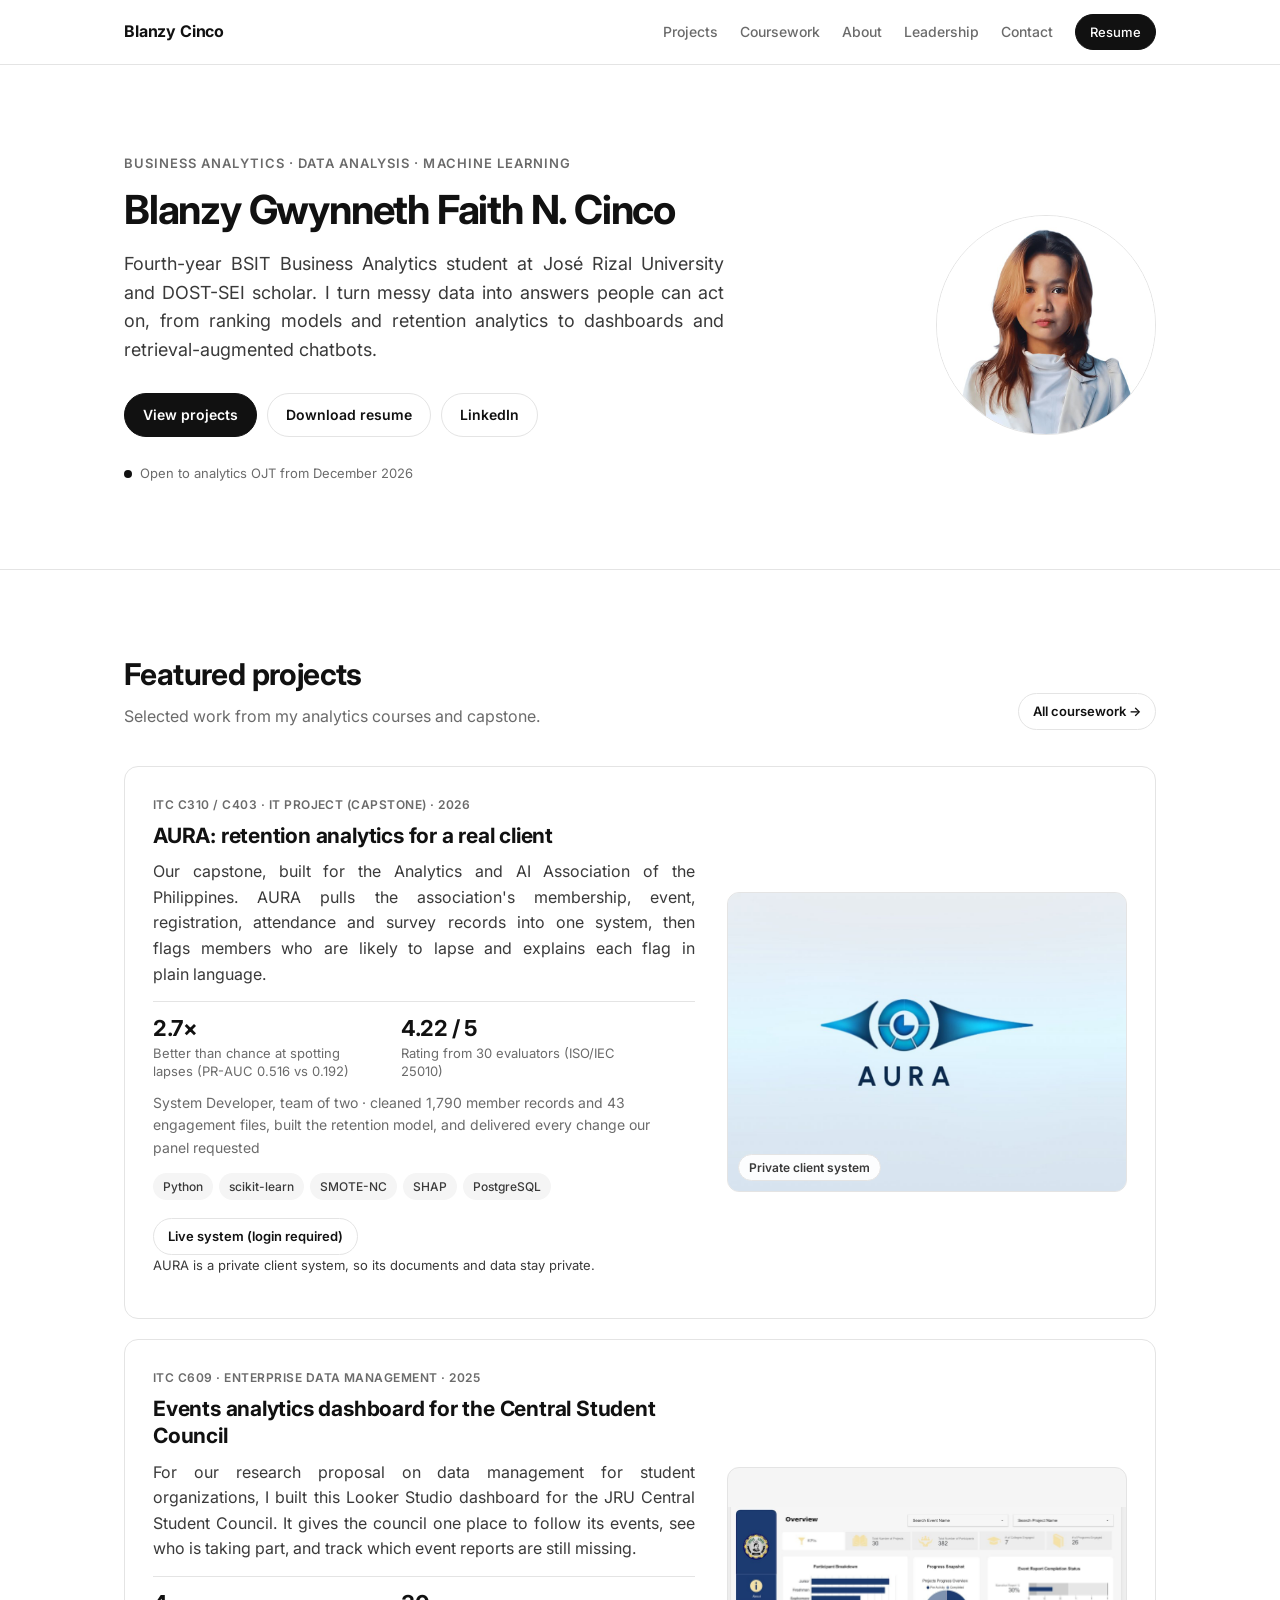
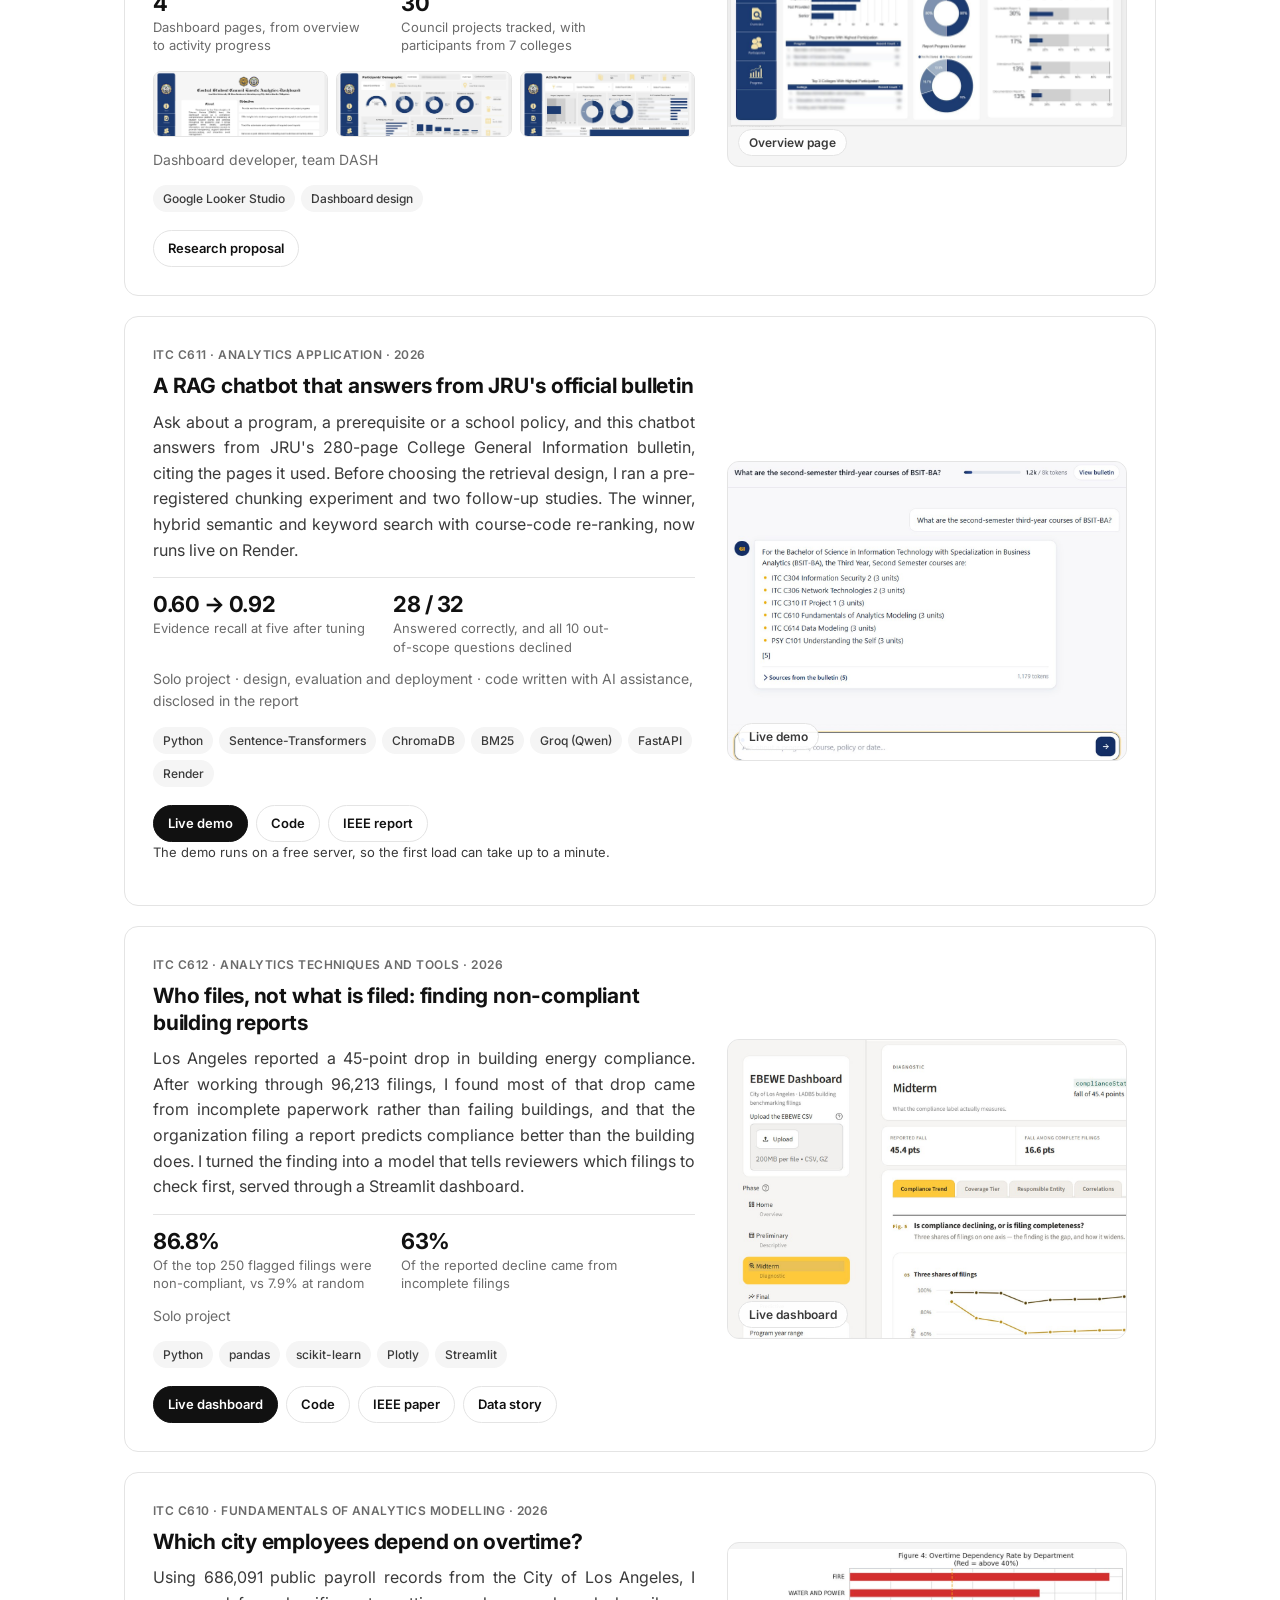
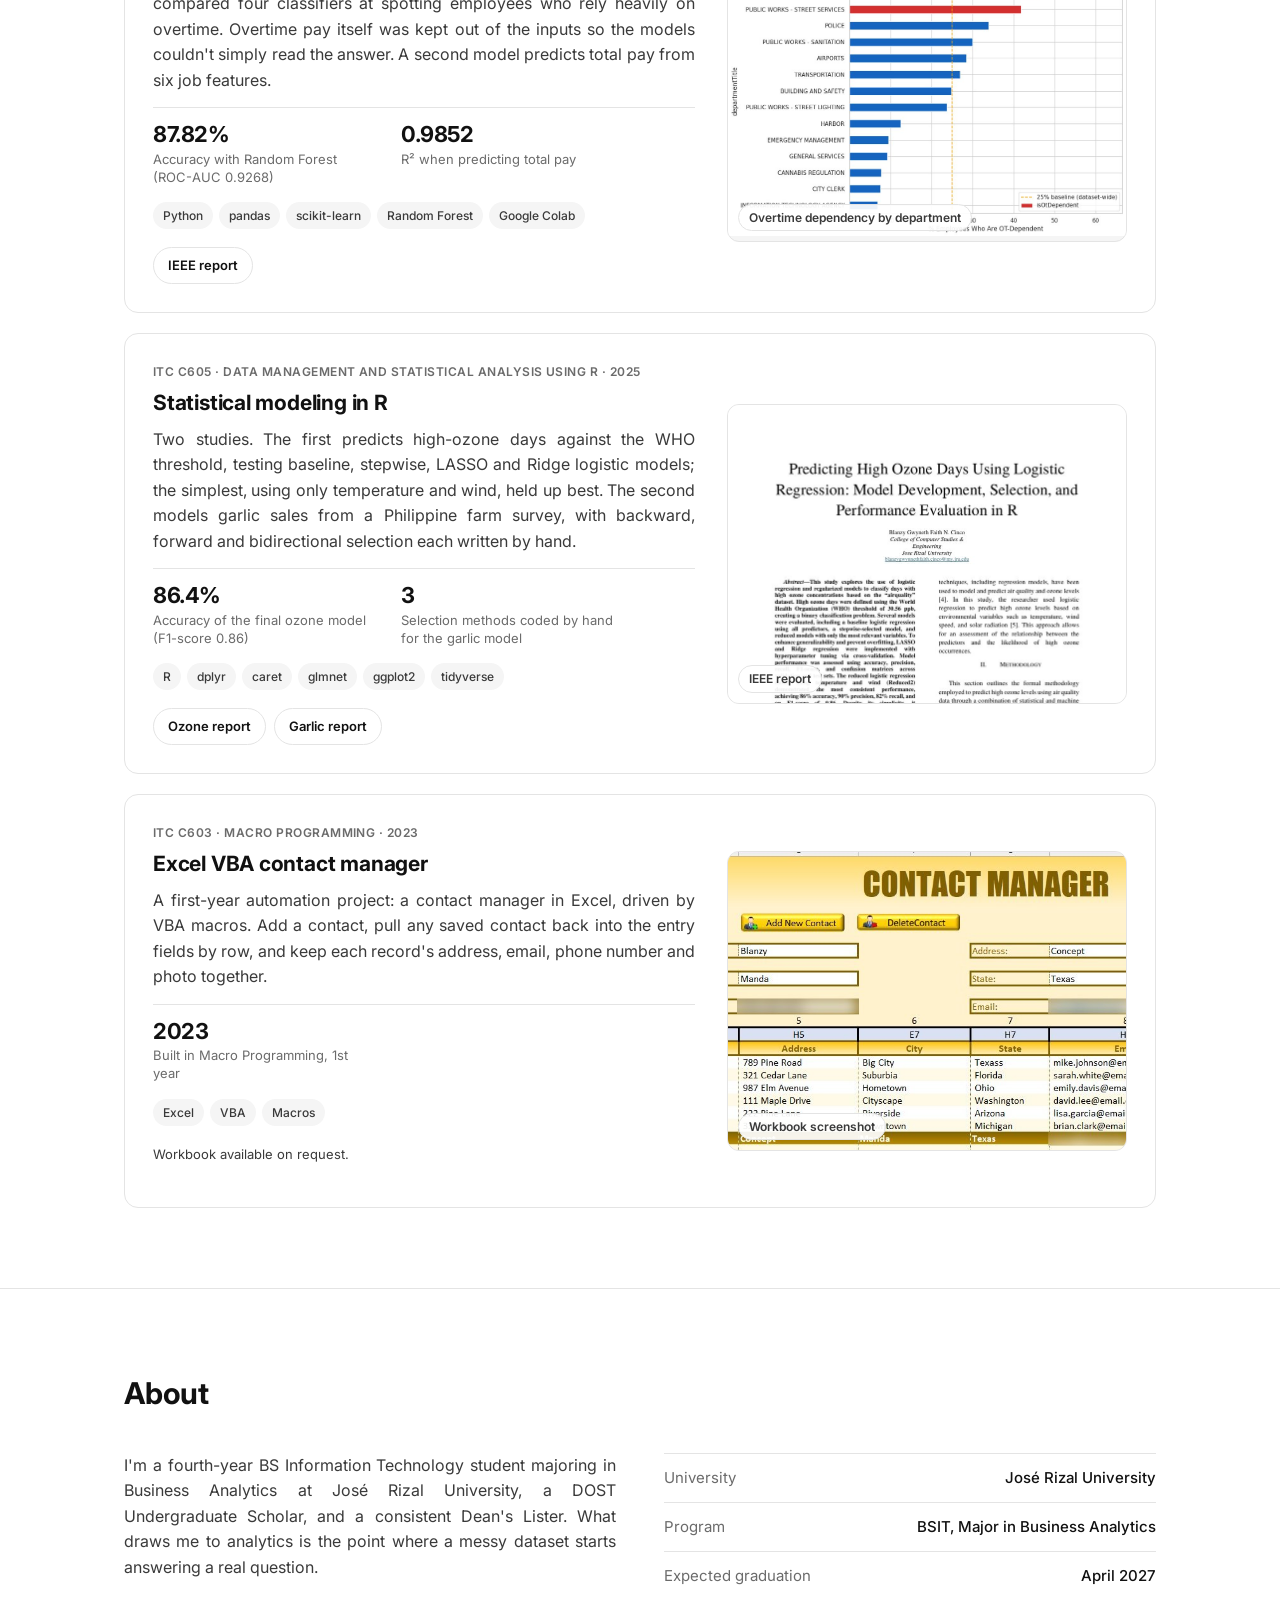
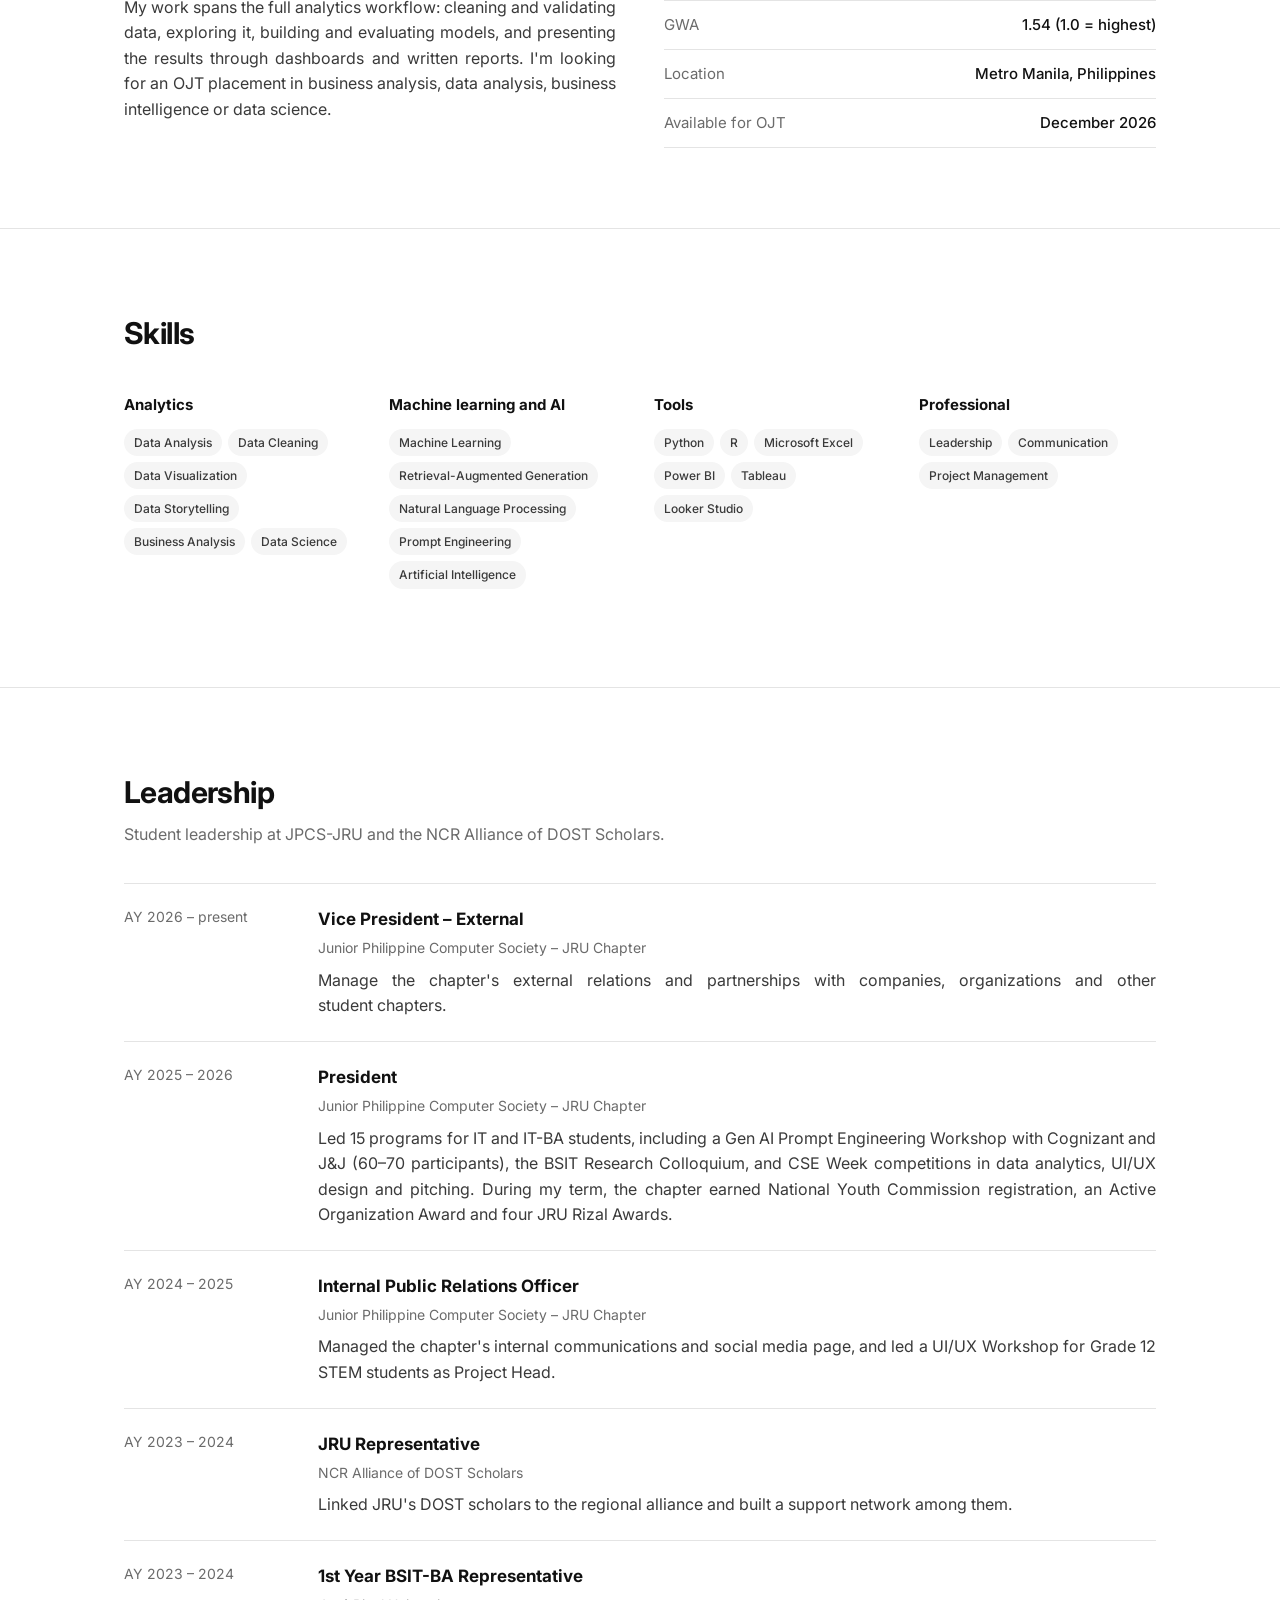
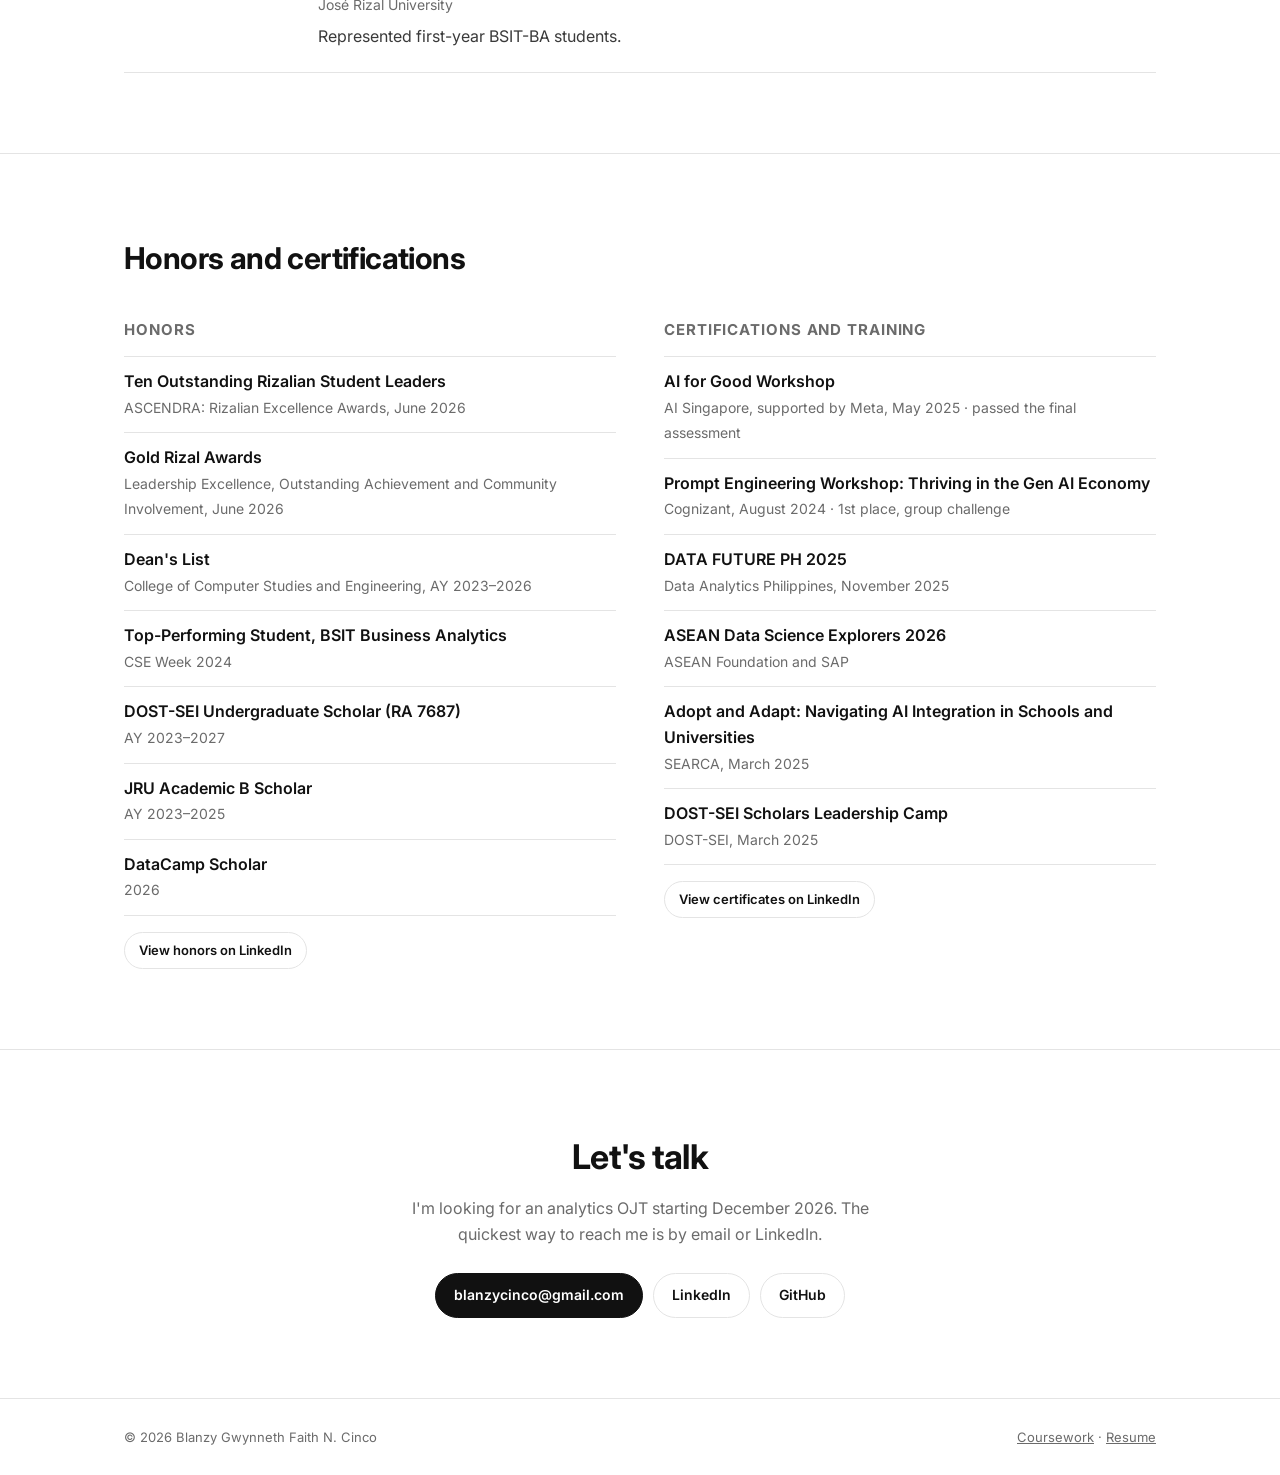
<file: index.html>
<!DOCTYPE html>
<html lang="en">
<head>
  <meta charset="utf-8">
  <meta name="viewport" content="width=device-width, initial-scale=1">
  <title>Blanzy Cinco | Business Analytics Portfolio</title>
  <meta name="description" content="Portfolio of Blanzy Gwynneth Faith N. Cinco, a 4th-year BSIT Business Analytics student at José Rizal University: data analysis, machine learning and dashboard projects.">
  <link rel="preconnect" href="https://fonts.googleapis.com">
  <link rel="preconnect" href="https://fonts.gstatic.com" crossorigin>
  <link href="https://fonts.googleapis.com/css2?family=Inter:wght@400;500;600;700&display=swap" rel="stylesheet">
  <link rel="stylesheet" href="assets/style.css">
</head>
<body>

<nav class="nav">
  <div class="wrap">
    <a class="brand" href="#top">Blanzy Cinco</a>
    <div class="nav-links">
      <a href="#projects" class="keep">Projects</a>
      <a href="coursework.html">Coursework</a>
      <a href="#about">About</a>
      <a href="#experience">Leadership</a>
      <a href="#contact">Contact</a>
      <a class="btn small" href="files/Blanzy_Cinco_Resume.pdf" target="_blank" rel="noopener">Resume</a>
    </div>
  </div>
</nav>

<header class="hero" id="top">
  <div class="wrap">
    <div>
      <p class="eyebrow">Business Analytics · Data Analysis · Machine Learning</p>
      <h1>Blanzy Gwynneth Faith N. Cinco</h1>
      <p class="lead">Fourth-year BSIT Business Analytics student at José Rizal University and DOST-SEI scholar. I turn messy data into answers people can act on, from ranking models and retention analytics to dashboards and retrieval-augmented chatbots.</p>
      <div class="actions">
        <a class="btn" href="#projects">View projects</a>
        <a class="btn ghost" href="files/Blanzy_Cinco_Resume.pdf" target="_blank" rel="noopener">Download resume</a>
        <a class="btn ghost" href="https://www.linkedin.com/in/blanzy-cinco" target="_blank" rel="noopener">LinkedIn</a>
      </div>
      <p class="status">Open to analytics OJT from December 2026</p>
    </div>
    <img class="photo" src="assets/photo.jpg" alt="Portrait of Blanzy Cinco">
  </div>
</header>

<main>

<section id="projects">
  <div class="wrap">
    <div class="section-head">
      <div>
        <h2>Featured projects</h2>
        <p>Selected work from my analytics courses and capstone.</p>
      </div>
      <a class="btn ghost small" href="coursework.html">All coursework &rarr;</a>
    </div>

    <div class="projects">

      <!-- 1. AURA (capstone) -->
      <article class="project">
        <div>
          <p class="tag">ITC C310 / C403 · IT Project (Capstone) · 2026</p>
          <h3>AURA: retention analytics for a real client</h3>
          <p>Our capstone, built for the Analytics and AI Association of the Philippines. AURA pulls the association's membership, event, registration, attendance and survey records into one system, then flags members who are likely to lapse and explains each flag in plain language.</p>
          <ul class="stats">
            <li><div class="num">2.7&times;</div><div class="lbl">Better than chance at spotting lapses (PR-AUC 0.516 vs 0.192)</div></li>
            <li><div class="num">4.22 / 5</div><div class="lbl">Rating from 30 evaluators (ISO/IEC 25010)</div></li>
          </ul>
          <p class="role">System Developer, team of two · cleaned 1,790 member records and 43 engagement files, built the retention model, and delivered every change our panel requested</p>
          <ul class="chips"><li>Python</li><li>scikit-learn</li><li>SMOTE-NC</li><li>SHAP</li><li>PostgreSQL</li></ul>
          <div class="links">
            <a class="btn ghost small" href="https://aapreportsandanalytics.org" target="_blank" rel="noopener">Live system (login required)</a>
          </div>
          <p class="note">AURA is a private client system, so its documents and data stay private.</p>
        </div>
        <a class="media cover" href="https://aapreportsandanalytics.org" target="_blank" rel="noopener">
          <img src="assets/prev_aura.jpg" alt="AURA logo" loading="lazy">
          <span class="cap">Private client system</span>
        </a>
      </article>

      <!-- 2. Looker dashboard -->
      <article class="project">
        <div>
          <p class="tag">ITC C609 · Enterprise Data Management · 2025</p>
          <h3>Events analytics dashboard for the Central Student Council</h3>
          <p>For our research proposal on data management for student organizations, I built this Looker Studio dashboard for the JRU Central Student Council. It gives the council one place to follow its events, see who is taking part, and track which event reports are still missing.</p>
          <ul class="stats">
            <li><div class="num">4</div><div class="lbl">Dashboard pages, from overview to activity progress</div></li>
            <li><div class="num">30</div><div class="lbl">Council projects tracked, with participants from 7 colleges</div></li>
          </ul>
          <div class="thumbs">
            <a href="assets/dash_about.jpg" target="_blank" rel="noopener"><img src="assets/dash_about.jpg" alt="About page" loading="lazy"></a>
            <a href="assets/dash_demographic.jpg" target="_blank" rel="noopener"><img src="assets/dash_demographic.jpg" alt="Participants' Demographic page" loading="lazy"></a>
            <a href="assets/dash_activity.jpg" target="_blank" rel="noopener"><img src="assets/dash_activity.jpg" alt="Activity Progress page" loading="lazy"></a>
          </div>
          <p class="role">Dashboard developer, team DASH</p>
          <ul class="chips"><li>Google Looker Studio</li><li>Dashboard design</li></ul>
          <div class="links">
            <a class="btn ghost small" href="files/C609_EDMS_Research_Proposal.pdf" target="_blank" rel="noopener">Research proposal</a>
          </div>
        </div>
        <a class="media" href="assets/dash_overview.jpg" target="_blank" rel="noopener">
          <img src="assets/dash_overview.jpg" alt="Dashboard Overview page with KPIs and report completion status" loading="lazy">
          <span class="cap">Overview page</span>
        </a>
      </article>

      <!-- 3. RAG chatbot -->
      <article class="project">
        <div>
          <p class="tag">ITC C611 · Analytics Application · 2026</p>
          <h3>A RAG chatbot that answers from JRU's official bulletin</h3>
          <p>Ask about a program, a prerequisite or a school policy, and this chatbot answers from JRU's 280-page College General Information bulletin, citing the pages it used. Before choosing the retrieval design, I ran a pre-registered chunking experiment and two follow-up studies. The winner, hybrid semantic and keyword search with course-code re-ranking, now runs live on Render.</p>
          <ul class="stats">
            <li><div class="num">0.60 &rarr; 0.92</div><div class="lbl">Evidence recall at five after tuning</div></li>
            <li><div class="num">28 / 32</div><div class="lbl">Answered correctly, and all 10 out-of-scope questions declined</div></li>
          </ul>
          <p class="role">Solo project · design, evaluation and deployment · code written with AI assistance, disclosed in the report</p>
          <ul class="chips"><li>Python</li><li>Sentence-Transformers</li><li>ChromaDB</li><li>BM25</li><li>Groq (Qwen)</li><li>FastAPI</li><li>Render</li></ul>
          <div class="links">
            <a class="btn small" href="https://jru-gi-assistant.onrender.com" target="_blank" rel="noopener">Live demo</a>
            <a class="btn ghost small" href="https://github.com/leaveitto/jru-gi-assistant" target="_blank" rel="noopener">Code</a>
            <a class="btn ghost small" href="files/C611_RAG_Chatbot_Report.pdf" target="_blank" rel="noopener">IEEE report</a>
          </div>
          <p class="note">The demo runs on a free server, so the first load can take up to a minute.</p>
        </div>
        <a class="media cover" href="https://jru-gi-assistant.onrender.com" target="_blank" rel="noopener">
          <img src="assets/prev_rag_chat.jpg" alt="GI Assistant chatbot answering a question about BSIT-BA third-year courses, with sources from the bulletin" loading="lazy">
          <span class="cap">Live demo</span>
        </a>
      </article>

      <!-- 4. EBEWE -->
      <article class="project">
        <div>
          <p class="tag">ITC C612 · Analytics Techniques and Tools · 2026</p>
          <h3>Who files, not what is filed: finding non-compliant building reports</h3>
          <p>Los Angeles reported a 45-point drop in building energy compliance. After working through 96,213 filings, I found most of that drop came from incomplete paperwork rather than failing buildings, and that the organization filing a report predicts compliance better than the building does. I turned the finding into a model that tells reviewers which filings to check first, served through a Streamlit dashboard.</p>
          <ul class="stats">
            <li><div class="num">86.8%</div><div class="lbl">Of the top 250 flagged filings were non-compliant, vs 7.9% at random</div></li>
            <li><div class="num">63%</div><div class="lbl">Of the reported decline came from incomplete filings</div></li>
          </ul>
          <p class="role">Solo project</p>
          <ul class="chips"><li>Python</li><li>pandas</li><li>scikit-learn</li><li>Plotly</li><li>Streamlit</li></ul>
          <div class="links">
            <a class="btn small" href="https://ebewe-dashboard.streamlit.app/" target="_blank" rel="noopener">Live dashboard</a>
            <a class="btn ghost small" href="https://github.com/leaveitto/ebewe-dashboard" target="_blank" rel="noopener">Code</a>
            <a class="btn ghost small" href="files/C612_EBEWE_Final_Project_Paper.pdf" target="_blank" rel="noopener">IEEE paper</a>
            <a class="btn ghost small" href="files/C612_EBEWE_Data_Story.pdf" target="_blank" rel="noopener">Data story</a>
          </div>
        </div>
        <a class="media cover" href="https://ebewe-dashboard.streamlit.app/" target="_blank" rel="noopener">
          <img src="assets/prev_ebewe_dash.jpg" alt="EBEWE Streamlit dashboard, diagnostic page showing the reported compliance fall and how much of it comes from incomplete filings" loading="lazy">
          <span class="cap">Live dashboard</span>
        </a>
      </article>

      <!-- 5. Payroll -->
      <article class="project">
        <div>
          <p class="tag">ITC C610 · Fundamentals of Analytics Modelling · 2026</p>
          <h3>Which city employees depend on overtime?</h3>
          <p>Using 686,091 public payroll records from the City of Los Angeles, I compared four classifiers at spotting employees who rely heavily on overtime. Overtime pay itself was kept out of the inputs so the models couldn't simply read the answer. A second model predicts total pay from six job features.</p>
          <ul class="stats">
            <li><div class="num">87.82%</div><div class="lbl">Accuracy with Random Forest (ROC-AUC 0.9268)</div></li>
            <li><div class="num">0.9852</div><div class="lbl">R&sup2; when predicting total pay</div></li>
          </ul>
          <ul class="chips"><li>Python</li><li>pandas</li><li>scikit-learn</li><li>Random Forest</li><li>Google Colab</li></ul>
          <div class="links">
            <a class="btn ghost small" href="files/C610_Payroll_Overtime_Classifier_Report.pdf" target="_blank" rel="noopener">IEEE report</a>
          </div>
        </div>
        <a class="media" href="files/C610_Payroll_Overtime_Classifier_Report.pdf" target="_blank" rel="noopener">
          <img src="assets/prev_payroll.jpg" alt="Bar chart of overtime dependency rate by department" loading="lazy">
          <span class="cap">Overtime dependency by department</span>
        </a>
      </article>

      <!-- 6. R modeling -->
      <article class="project">
        <div>
          <p class="tag">ITC C605 · Data Management and Statistical Analysis Using R · 2025</p>
          <h3>Statistical modeling in R</h3>
          <p>Two studies. The first predicts high-ozone days against the WHO threshold, testing baseline, stepwise, LASSO and Ridge logistic models; the simplest, using only temperature and wind, held up best. The second models garlic sales from a Philippine farm survey, with backward, forward and bidirectional selection each written by hand.</p>
          <ul class="stats">
            <li><div class="num">86.4%</div><div class="lbl">Accuracy of the final ozone model (F1-score 0.86)</div></li>
            <li><div class="num">3</div><div class="lbl">Selection methods coded by hand for the garlic model</div></li>
          </ul>
          <ul class="chips"><li>R</li><li>dplyr</li><li>caret</li><li>glmnet</li><li>ggplot2</li><li>tidyverse</li></ul>
          <div class="links">
            <a class="btn ghost small" href="files/C605_Ozone_Logistic_Regression_Report.pdf" target="_blank" rel="noopener">Ozone report</a>
            <a class="btn ghost small" href="files/C605_Garlic_Stepwise_Regression_Report.pdf" target="_blank" rel="noopener">Garlic report</a>
          </div>
        </div>
        <a class="media cover" href="files/C605_Ozone_Logistic_Regression_Report.pdf" target="_blank" rel="noopener">
          <img src="assets/prev_ozone.jpg" alt="First page of the ozone logistic regression report" loading="lazy">
          <span class="cap">IEEE report</span>
        </a>
      </article>

      <!-- 7. VBA -->
      <article class="project">
        <div>
          <p class="tag">ITC C603 · Macro Programming · 2023</p>
          <h3>Excel VBA contact manager</h3>
          <p>A first-year automation project: a contact manager in Excel, driven by VBA macros. Add a contact, pull any saved contact back into the entry fields by row, and keep each record's address, email, phone number and photo together.</p>
          <ul class="stats">
            <li><div class="num">2023</div><div class="lbl">Built in Macro Programming, 1st year</div></li>
          </ul>
          <ul class="chips"><li>Excel</li><li>VBA</li><li>Macros</li></ul>
          <p class="note">Workbook available on request.</p>
        </div>
        <a class="media cover" href="assets/prev_vba.jpg" target="_blank" rel="noopener">
          <img src="assets/prev_vba.jpg" alt="Contact Manager workbook with entry form and contact list" loading="lazy">
          <span class="cap">Workbook screenshot</span>
        </a>
      </article>

    </div>
  </div>
</section>

<section id="about">
  <div class="wrap">
    <div class="section-head"><div><h2>About</h2></div></div>
    <div class="about-grid">
      <div>
        <p>I'm a fourth-year BS Information Technology student majoring in Business Analytics at José Rizal University, a DOST Undergraduate Scholar, and a consistent Dean's Lister. What draws me to analytics is the point where a messy dataset starts answering a real question.</p>
        <p>My work spans the full analytics workflow: cleaning and validating data, exploring it, building and evaluating models, and presenting the results through dashboards and written reports. I'm looking for an OJT placement in business analysis, data analysis, business intelligence or data science.</p>
      </div>
      <ul class="facts">
        <li><span>University</span><span>José Rizal University</span></li>
        <li><span>Program</span><span>BSIT, Major in Business Analytics</span></li>
        <li><span>Expected graduation</span><span>April 2027</span></li>
        <li><span>GWA</span><span>1.54 (1.0 = highest)</span></li>
        <li><span>Location</span><span>Metro Manila, Philippines</span></li>
        <li><span>Available for OJT</span><span>December 2026</span></li>
      </ul>
    </div>
  </div>
</section>

<section id="skills">
  <div class="wrap">
    <div class="section-head"><div><h2>Skills</h2></div></div>
    <div class="skills">
      <div>
        <h3>Analytics</h3>
        <ul class="chips"><li>Data Analysis</li><li>Data Cleaning</li><li>Data Visualization</li><li>Data Storytelling</li><li>Business Analysis</li><li>Data Science</li></ul>
      </div>
      <div>
        <h3>Machine learning and AI</h3>
        <ul class="chips"><li>Machine Learning</li><li>Retrieval-Augmented Generation</li><li>Natural Language Processing</li><li>Prompt Engineering</li><li>Artificial Intelligence</li></ul>
      </div>
      <div>
        <h3>Tools</h3>
        <ul class="chips"><li>Python</li><li>R</li><li>Microsoft Excel</li><li>Power BI</li><li>Tableau</li><li>Looker Studio</li></ul>
      </div>
      <div>
        <h3>Professional</h3>
        <ul class="chips"><li>Leadership</li><li>Communication</li><li>Project Management</li></ul>
      </div>
    </div>
  </div>
</section>

<section id="experience">
  <div class="wrap">
    <div class="section-head"><div><h2>Leadership</h2><p>Student leadership at JPCS-JRU and the NCR Alliance of DOST Scholars.</p></div></div>
    <ul class="timeline">
      <li>
        <div class="when">AY 2026 &ndash; present</div>
        <div><h4>Vice President &ndash; External</h4><p class="org">Junior Philippine Computer Society &ndash; JRU Chapter</p><p>Manage the chapter's external relations and partnerships with companies, organizations and other student chapters.</p></div>
      </li>
      <li>
        <div class="when">AY 2025 &ndash; 2026</div>
        <div><h4>President</h4><p class="org">Junior Philippine Computer Society &ndash; JRU Chapter</p><p>Led 15 programs for IT and IT-BA students, including a Gen AI Prompt Engineering Workshop with Cognizant and J&amp;J (60&ndash;70 participants), the BSIT Research Colloquium, and CSE Week competitions in data analytics, UI/UX design and pitching. During my term, the chapter earned National Youth Commission registration, an Active Organization Award and four JRU Rizal Awards.</p></div>
      </li>
      <li>
        <div class="when">AY 2024 &ndash; 2025</div>
        <div><h4>Internal Public Relations Officer</h4><p class="org">Junior Philippine Computer Society &ndash; JRU Chapter</p><p>Managed the chapter's internal communications and social media page, and led a UI/UX Workshop for Grade 12 STEM students as Project Head.</p></div>
      </li>
      <li>
        <div class="when">AY 2023 &ndash; 2024</div>
        <div><h4>JRU Representative</h4><p class="org">NCR Alliance of DOST Scholars</p><p>Linked JRU's DOST scholars to the regional alliance and built a support network among them.</p></div>
      </li>
      <li>
        <div class="when">AY 2023 &ndash; 2024</div>
        <div><h4>1st Year BSIT-BA Representative</h4><p class="org">José Rizal University</p><p>Represented first-year BSIT-BA students.</p></div>
      </li>
    </ul>
  </div>
</section>

<section id="honors">
  <div class="wrap">
    <div class="section-head"><div><h2>Honors and certifications</h2></div></div>
    <div class="cols">
      <div>
        <h3>Honors</h3>
        <ul class="plain">
          <li><strong>Ten Outstanding Rizalian Student Leaders</strong><span>ASCENDRA: Rizalian Excellence Awards, June 2026</span></li>
          <li><strong>Gold Rizal Awards</strong><span>Leadership Excellence, Outstanding Achievement and Community Involvement, June 2026</span></li>
          <li><strong>Dean's List</strong><span>College of Computer Studies and Engineering, AY 2023&ndash;2026</span></li>
          <li><strong>Top-Performing Student, BSIT Business Analytics</strong><span>CSE Week 2024</span></li>
          <li><strong>DOST-SEI Undergraduate Scholar (RA 7687)</strong><span>AY 2023&ndash;2027</span></li>
          <li><strong>JRU Academic B Scholar</strong><span>AY 2023&ndash;2025</span></li>
          <li><strong>DataCamp Scholar</strong><span>2026</span></li>
        </ul>
        <div class="links" style="margin-top:16px">
          <a class="btn ghost small" href="https://www.linkedin.com/in/blanzy-cinco/details/honors/" target="_blank" rel="noopener">View honors on LinkedIn</a>
        </div>
      </div>
      <div>
        <h3>Certifications and training</h3>
        <ul class="plain">
          <li><strong>AI for Good Workshop</strong><span>AI Singapore, supported by Meta, May 2025 &middot; passed the final assessment</span></li>
          <li><strong>Prompt Engineering Workshop: Thriving in the Gen AI Economy</strong><span>Cognizant, August 2024 &middot; 1st place, group challenge</span></li>
          <li><strong>DATA FUTURE PH 2025</strong><span>Data Analytics Philippines, November 2025</span></li>
          <li><strong>ASEAN Data Science Explorers 2026</strong><span>ASEAN Foundation and SAP</span></li>
          <li><strong>Adopt and Adapt: Navigating AI Integration in Schools and Universities</strong><span>SEARCA, March 2025</span></li>
          <li><strong>DOST-SEI Scholars Leadership Camp</strong><span>DOST-SEI, March 2025</span></li>
        </ul>
        <div class="links" style="margin-top:16px">
          <a class="btn ghost small" href="https://www.linkedin.com/in/blanzy-cinco/details/certifications/" target="_blank" rel="noopener">View certificates on LinkedIn</a>
        </div>
      </div>
    </div>
  </div>
</section>

<section id="contact" class="contact">
  <div class="wrap">
    <h2>Let's talk</h2>
    <p>I'm looking for an analytics OJT starting December 2026. The quickest way to reach me is by email or LinkedIn.</p>
    <div class="actions">
      <a class="btn" href="mailto:blanzycinco@gmail.com">blanzycinco@gmail.com</a>
      <a class="btn ghost" href="https://www.linkedin.com/in/blanzy-cinco" target="_blank" rel="noopener">LinkedIn</a>
      <a class="btn ghost" href="https://github.com/leaveitto" target="_blank" rel="noopener">GitHub</a>
    </div>
  </div>
</section>

</main>

<footer>
  <div class="wrap">
    <span>&copy; 2026 Blanzy Gwynneth Faith N. Cinco</span>
    <span><a href="coursework.html">Coursework</a> &middot; <a href="files/Blanzy_Cinco_Resume.pdf" target="_blank" rel="noopener">Resume</a></span>
  </div>
</footer>

</body>
</html>
</file>
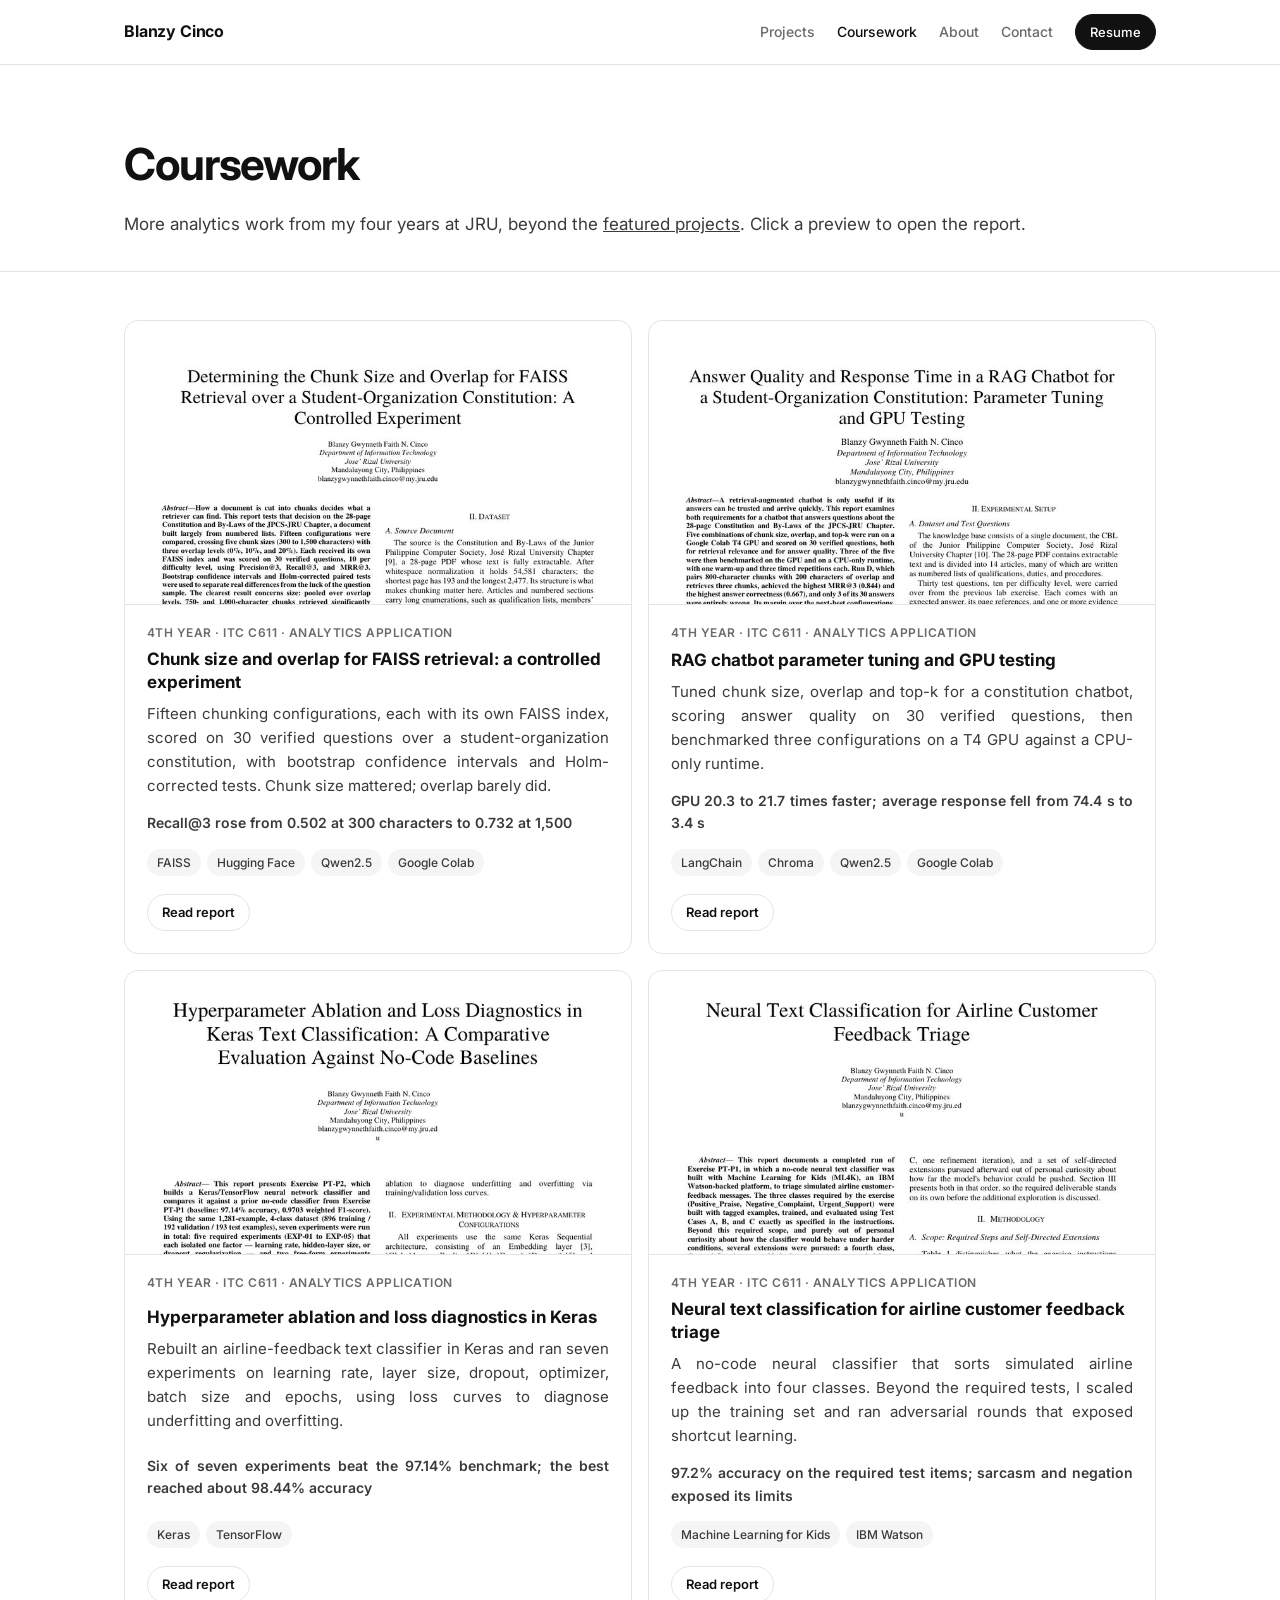
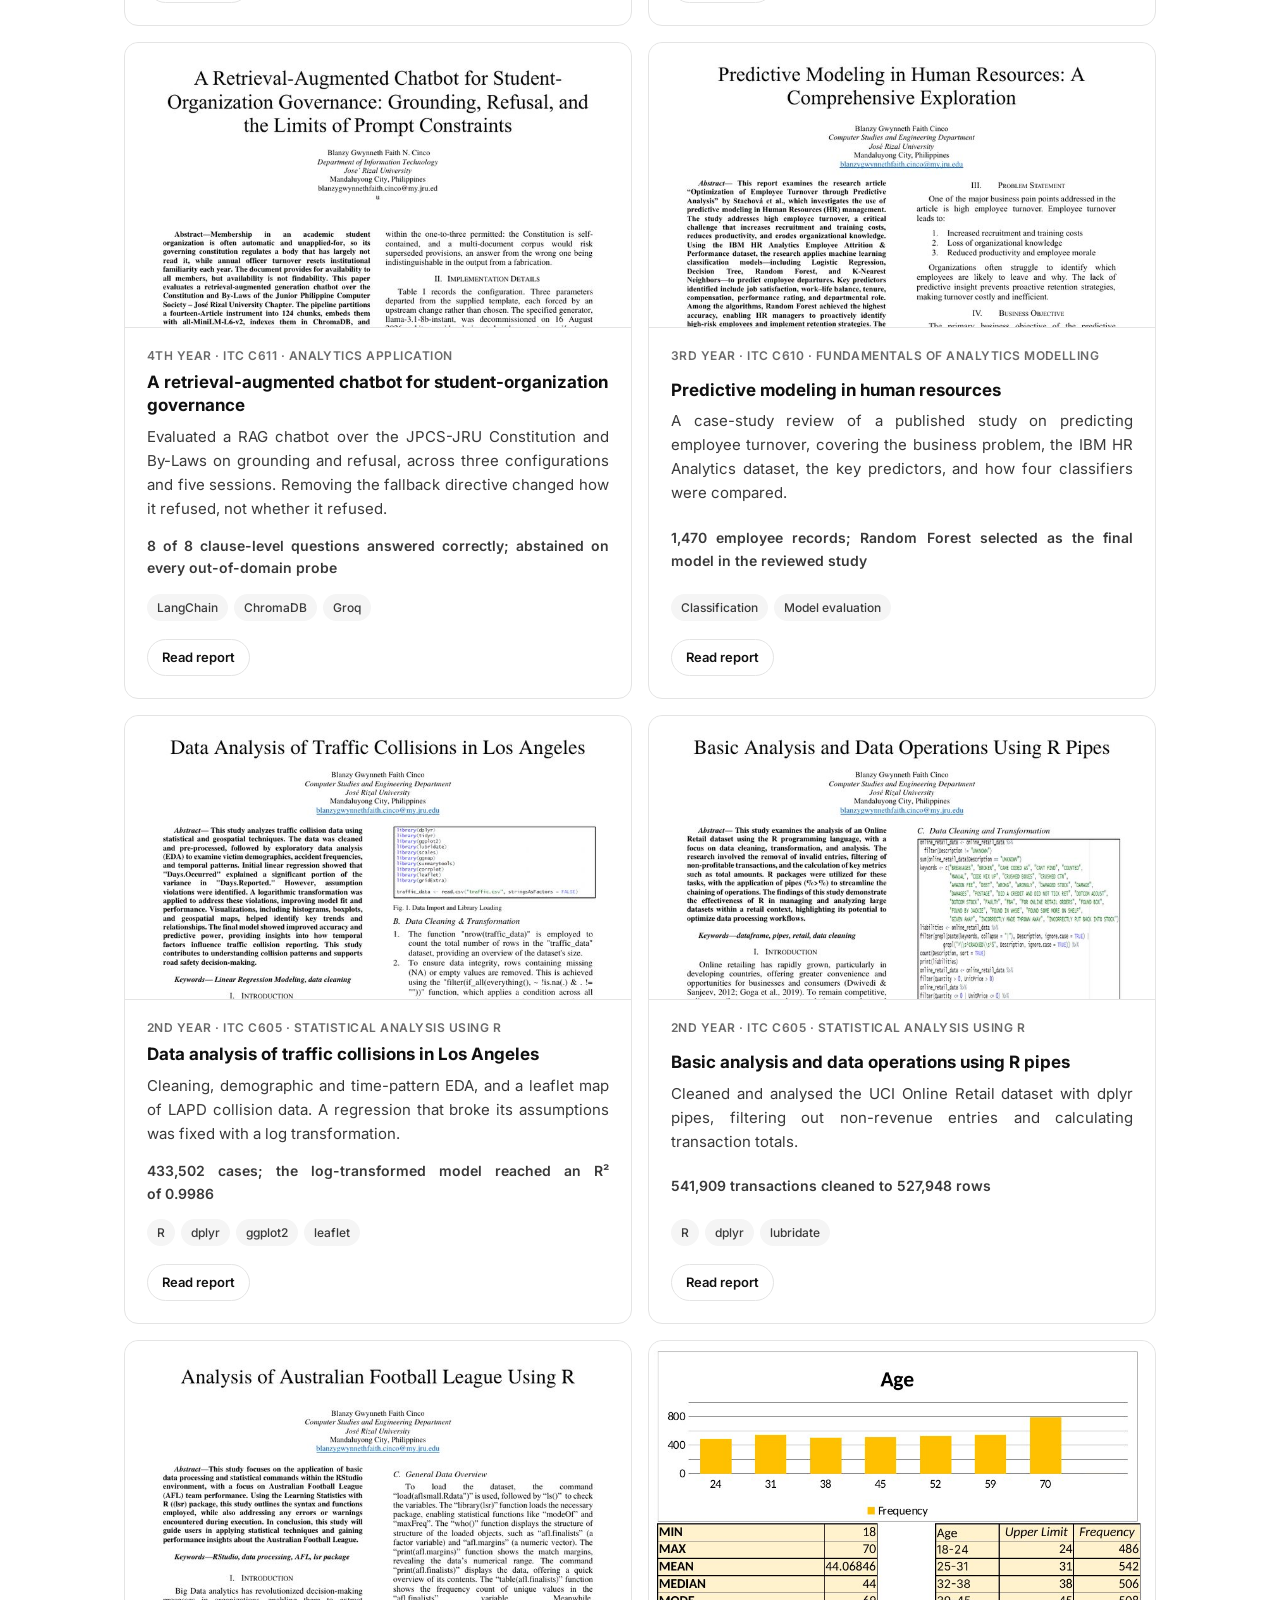
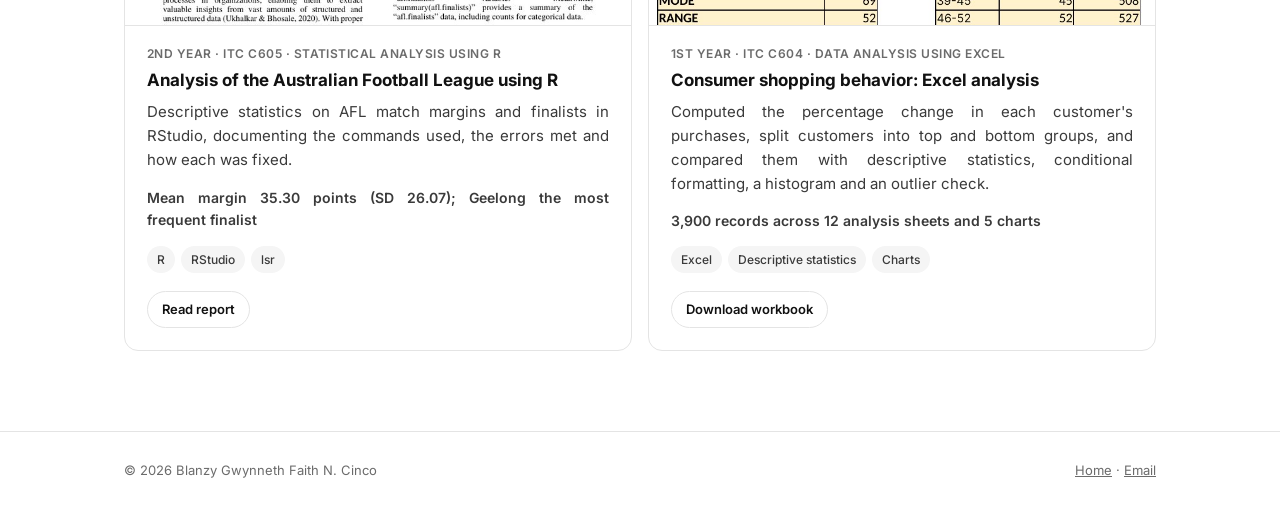
<file: coursework.html>
<!DOCTYPE html>
<html lang="en">
<head>
  <meta charset="utf-8">
  <meta name="viewport" content="width=device-width, initial-scale=1">
  <title>Coursework | Blanzy Cinco</title>
  <meta name="description" content="Analytics coursework by Blanzy Cinco, BSIT Business Analytics, José Rizal University, grouped by year.">
  <link rel="preconnect" href="https://fonts.googleapis.com">
  <link rel="preconnect" href="https://fonts.gstatic.com" crossorigin>
  <link href="https://fonts.googleapis.com/css2?family=Inter:wght@400;500;600;700&display=swap" rel="stylesheet">
  <link rel="stylesheet" href="assets/style.css">
</head>
<body>

<nav class="nav">
  <div class="wrap">
    <a class="brand" href="index.html">Blanzy Cinco</a>
    <div class="nav-links">
      <a href="index.html#projects" class="keep">Projects</a>
      <a href="coursework.html" class="active">Coursework</a>
      <a href="index.html#about">About</a>
      <a href="index.html#contact">Contact</a>
      <a class="btn small" href="files/Blanzy_Cinco_Resume.pdf" target="_blank" rel="noopener">Resume</a>
    </div>
  </div>
</nav>

<header class="page-head">
  <div class="wrap">
    <h1>Coursework</h1>
    <p>More analytics work from my four years at JRU, beyond the <a href="index.html#projects">featured projects</a>. Click a preview to open the report.</p>
  </div>
</header>

<main>
<section class="coursework-list">
  <div class="wrap">

    <div class="cards">
        <article class="card">
          <a class="thumb" href="files/C611_Chunk_Size_Experiment_Report.pdf" target="_blank" rel="noopener"><img src="assets/cw_C611_Chunk_Size_Experiment_Report.jpg" alt="Preview: Chunk size and overlap for FAISS retrieval: a controlled experiment" loading="lazy"></a>
          <p class="tag">4th Year · ITC C611 · Analytics Application</p>
          <h4>Chunk size and overlap for FAISS retrieval: a controlled experiment</h4>
          <p>Fifteen chunking configurations, each with its own FAISS index, scored on 30 verified questions over a student-organization constitution, with bootstrap confidence intervals and Holm-corrected tests. Chunk size mattered; overlap barely did.</p>
          <p class="key">Recall@3 rose from 0.502 at 300 characters to 0.732 at 1,500</p>
          <ul class="chips"><li>FAISS</li><li>Hugging Face</li><li>Qwen2.5</li><li>Google Colab</li></ul>
          <div class="links"><a class="btn ghost small" href="files/C611_Chunk_Size_Experiment_Report.pdf" target="_blank" rel="noopener">Read report</a></div>
        </article>
        <article class="card">
          <a class="thumb" href="files/C611_RAG_Tuning_GPU_Testing_Report.pdf" target="_blank" rel="noopener"><img src="assets/cw_C611_RAG_Tuning_GPU_Testing_Report.jpg" alt="Preview: RAG chatbot parameter tuning and GPU testing" loading="lazy"></a>
          <p class="tag">4th Year · ITC C611 · Analytics Application</p>
          <h4>RAG chatbot parameter tuning and GPU testing</h4>
          <p>Tuned chunk size, overlap and top-k for a constitution chatbot, scoring answer quality on 30 verified questions, then benchmarked three configurations on a T4 GPU against a CPU-only runtime.</p>
          <p class="key">GPU 20.3 to 21.7 times faster; average response fell from 74.4 s to 3.4 s</p>
          <ul class="chips"><li>LangChain</li><li>Chroma</li><li>Qwen2.5</li><li>Google Colab</li></ul>
          <div class="links"><a class="btn ghost small" href="files/C611_RAG_Tuning_GPU_Testing_Report.pdf" target="_blank" rel="noopener">Read report</a></div>
        </article>
        <article class="card">
          <a class="thumb" href="files/C611_PT-P2_Keras_Hyperparameter_Ablation_Report.pdf" target="_blank" rel="noopener"><img src="assets/cw_C611_PT-P2_Keras_Hyperparameter_Ablation_Report.jpg" alt="Preview: Hyperparameter ablation and loss diagnostics in Keras" loading="lazy"></a>
          <p class="tag">4th Year · ITC C611 · Analytics Application</p>
          <h4>Hyperparameter ablation and loss diagnostics in Keras</h4>
          <p>Rebuilt an airline-feedback text classifier in Keras and ran seven experiments on learning rate, layer size, dropout, optimizer, batch size and epochs, using loss curves to diagnose underfitting and overfitting.</p>
          <p class="key">Six of seven experiments beat the 97.14% benchmark; the best reached about 98.44% accuracy</p>
          <ul class="chips"><li>Keras</li><li>TensorFlow</li></ul>
          <div class="links"><a class="btn ghost small" href="files/C611_PT-P2_Keras_Hyperparameter_Ablation_Report.pdf" target="_blank" rel="noopener">Read report</a></div>
        </article>
        <article class="card">
          <a class="thumb" href="files/C611_PT-P1_Neural_Text_Classification_Report.pdf" target="_blank" rel="noopener"><img src="assets/cw_C611_PT-P1_Neural_Text_Classification_Report.jpg" alt="Preview: Neural text classification for airline customer feedback triage" loading="lazy"></a>
          <p class="tag">4th Year · ITC C611 · Analytics Application</p>
          <h4>Neural text classification for airline customer feedback triage</h4>
          <p>A no-code neural classifier that sorts simulated airline feedback into four classes. Beyond the required tests, I scaled up the training set and ran adversarial rounds that exposed shortcut learning.</p>
          <p class="key">97.2% accuracy on the required test items; sarcasm and negation exposed its limits</p>
          <ul class="chips"><li>Machine Learning for Kids</li><li>IBM Watson</li></ul>
          <div class="links"><a class="btn ghost small" href="files/C611_PT-P1_Neural_Text_Classification_Report.pdf" target="_blank" rel="noopener">Read report</a></div>
        </article>
        <article class="card">
          <a class="thumb" href="files/C611_PT-M1_Governance_Chatbot_Report.pdf" target="_blank" rel="noopener"><img src="assets/cw_C611_PT-M1_Governance_Chatbot_Report.jpg" alt="Preview: A retrieval-augmented chatbot for student-organization governance" loading="lazy"></a>
          <p class="tag">4th Year · ITC C611 · Analytics Application</p>
          <h4>A retrieval-augmented chatbot for student-organization governance</h4>
          <p>Evaluated a RAG chatbot over the JPCS-JRU Constitution and By-Laws on grounding and refusal, across three configurations and five sessions. Removing the fallback directive changed how it refused, not whether it refused.</p>
          <p class="key">8 of 8 clause-level questions answered correctly; abstained on every out-of-domain probe</p>
          <ul class="chips"><li>LangChain</li><li>ChromaDB</li><li>Groq</li></ul>
          <div class="links"><a class="btn ghost small" href="files/C611_PT-M1_Governance_Chatbot_Report.pdf" target="_blank" rel="noopener">Read report</a></div>
        </article>
        <article class="card">
          <a class="thumb" href="files/C610_HR_Predictive_Modeling_Report.pdf" target="_blank" rel="noopener"><img src="assets/cw_C610_HR_Predictive_Modeling_Report.jpg" alt="Preview: Predictive modeling in human resources" loading="lazy"></a>
          <p class="tag">3rd Year · ITC C610 · Fundamentals of Analytics Modelling</p>
          <h4>Predictive modeling in human resources</h4>
          <p>A case-study review of a published study on predicting employee turnover, covering the business problem, the IBM HR Analytics dataset, the key predictors, and how four classifiers were compared.</p>
          <p class="key">1,470 employee records; Random Forest selected as the final model in the reviewed study</p>
          <ul class="chips"><li>Classification</li><li>Model evaluation</li></ul>
          <div class="links"><a class="btn ghost small" href="files/C610_HR_Predictive_Modeling_Report.pdf" target="_blank" rel="noopener">Read report</a></div>
        </article>
        <article class="card">
          <a class="thumb" href="files/C605_LA_Traffic_Collisions_Report.pdf" target="_blank" rel="noopener"><img src="assets/cw_C605_LA_Traffic_Collisions_Report.jpg" alt="Preview: Data analysis of traffic collisions in Los Angeles" loading="lazy"></a>
          <p class="tag">2nd Year · ITC C605 · Statistical Analysis Using R</p>
          <h4>Data analysis of traffic collisions in Los Angeles</h4>
          <p>Cleaning, demographic and time-pattern EDA, and a leaflet map of LAPD collision data. A regression that broke its assumptions was fixed with a log transformation.</p>
          <p class="key">433,502 cases; the log-transformed model reached an R&sup2; of 0.9986</p>
          <ul class="chips"><li>R</li><li>dplyr</li><li>ggplot2</li><li>leaflet</li></ul>
          <div class="links"><a class="btn ghost small" href="files/C605_LA_Traffic_Collisions_Report.pdf" target="_blank" rel="noopener">Read report</a></div>
        </article>
        <article class="card">
          <a class="thumb" href="files/C605_R_Pipes_Data_Operations_Report.pdf" target="_blank" rel="noopener"><img src="assets/cw_C605_R_Pipes_Data_Operations_Report.jpg" alt="Preview: Basic analysis and data operations using R pipes" loading="lazy"></a>
          <p class="tag">2nd Year · ITC C605 · Statistical Analysis Using R</p>
          <h4>Basic analysis and data operations using R pipes</h4>
          <p>Cleaned and analysed the UCI Online Retail dataset with dplyr pipes, filtering out non-revenue entries and calculating transaction totals.</p>
          <p class="key">541,909 transactions cleaned to 527,948 rows</p>
          <ul class="chips"><li>R</li><li>dplyr</li><li>lubridate</li></ul>
          <div class="links"><a class="btn ghost small" href="files/C605_R_Pipes_Data_Operations_Report.pdf" target="_blank" rel="noopener">Read report</a></div>
        </article>
        <article class="card">
          <a class="thumb" href="files/C605_AFL_Analysis_Report.pdf" target="_blank" rel="noopener"><img src="assets/cw_C605_AFL_Analysis_Report.jpg" alt="Preview: Analysis of the Australian Football League using R" loading="lazy"></a>
          <p class="tag">2nd Year · ITC C605 · Statistical Analysis Using R</p>
          <h4>Analysis of the Australian Football League using R</h4>
          <p>Descriptive statistics on AFL match margins and finalists in RStudio, documenting the commands used, the errors met and how each was fixed.</p>
          <p class="key">Mean margin 35.30 points (SD 26.07); Geelong the most frequent finalist</p>
          <ul class="chips"><li>R</li><li>RStudio</li><li>lsr</li></ul>
          <div class="links"><a class="btn ghost small" href="files/C605_AFL_Analysis_Report.pdf" target="_blank" rel="noopener">Read report</a></div>
        </article>
        <article class="card">
          <a class="thumb" href="assets/cw_C604_Excel.jpg" target="_blank" rel="noopener"><img src="assets/cw_C604_Excel.jpg" alt="Preview: Consumer shopping behavior: Excel analysis" loading="lazy"></a>
          <p class="tag">1st Year · ITC C604 · Data Analysis Using Excel</p>
          <h4>Consumer shopping behavior: Excel analysis</h4>
          <p>Computed the percentage change in each customer's purchases, split customers into top and bottom groups, and compared them with descriptive statistics, conditional formatting, a histogram and an outlier check.</p>
          <p class="key">3,900 records across 12 analysis sheets and 5 charts</p>
          <ul class="chips"><li>Excel</li><li>Descriptive statistics</li><li>Charts</li></ul>
          <div class="links"><a class="btn ghost small" href="files/C604_Consumer_Shopping_Excel_Analysis.xlsm">Download workbook</a></div>
        </article>
    </div>

  </div>
</section>
</main>


<footer>
  <div class="wrap">
    <span>&copy; 2026 Blanzy Gwynneth Faith N. Cinco</span>
    <span><a href="index.html">Home</a> &middot; <a href="mailto:blanzycinco@gmail.com">Email</a></span>
  </div>
</footer>

</body>
</html>
</file>
<file: assets/style.css>
/* Blanzy Cinco portfolio: clean white, gray and black */
:root {
  --ink: #111111;
  --ink-2: #3a3a3a;
  --muted: #6b6b6b;
  --line: #e4e4e4;
  --soft: #f5f5f5;
  --white: #ffffff;
  --radius: 14px;
  --max: 1080px;
}

* { box-sizing: border-box; }
html { scroll-behavior: smooth; }
body {
  margin: 0;
  font-family: "Inter", -apple-system, BlinkMacSystemFont, "Segoe UI", Roboto, Helvetica, Arial, sans-serif;
  color: var(--ink);
  background: var(--white);
  line-height: 1.6;
  -webkit-font-smoothing: antialiased;
}
a { color: inherit; }
img { max-width: 100%; display: block; }

.wrap { max-width: var(--max); margin: 0 auto; padding: 0 24px; }

/* Navigation */
.nav {
  position: sticky; top: 0; z-index: 10;
  background: rgba(255, 255, 255, 0.92);
  backdrop-filter: blur(8px);
  border-bottom: 1px solid var(--line);
}
.nav .wrap { display: flex; align-items: center; justify-content: space-between; height: 64px; }
.brand { font-weight: 700; letter-spacing: -0.01em; text-decoration: none; }
.nav-links { display: flex; gap: 22px; align-items: center; }
.nav-links a { text-decoration: none; color: var(--muted); font-size: 14px; font-weight: 500; }
.nav-links a:hover, .nav-links a.active { color: var(--ink); }
.nav-links .btn { color: var(--white); }

/* Buttons */
.btn {
  display: inline-flex; align-items: center; gap: 8px;
  padding: 10px 18px; border-radius: 999px;
  font-size: 14px; font-weight: 600; text-decoration: none;
  background: var(--ink); color: var(--white); border: 1px solid var(--ink);
  transition: transform .15s ease, background .15s ease;
}
.btn:hover { transform: translateY(-1px); background: #000; }
.btn.ghost { background: transparent; color: var(--ink); border-color: var(--line); }
.btn.ghost:hover { border-color: var(--ink); background: transparent; }
.btn.small { padding: 7px 14px; font-size: 13px; }

/* Hero */
.hero { padding: 88px 0 72px; border-bottom: 1px solid var(--line); }
.hero .wrap { display: grid; grid-template-columns: minmax(0, 1fr) 220px; gap: 48px; align-items: center; }
.eyebrow { font-size: 13px; font-weight: 600; letter-spacing: .08em; text-transform: uppercase; color: var(--muted); margin: 0 0 14px; }
.hero h1 { font-size: clamp(28px, 3.3vw, 40px); line-height: 1.1; letter-spacing: -0.03em; margin: 0 0 18px; white-space: nowrap; }
.hero .lead { font-size: 18px; color: var(--ink-2); max-width: 600px; margin: 0 0 28px; }
.hero .actions { display: flex; flex-wrap: wrap; gap: 10px; }
.status {
  display: inline-flex; align-items: center; gap: 8px; margin-top: 26px;
  font-size: 13px; color: var(--muted);
}
.status::before { content: ""; width: 8px; height: 8px; border-radius: 50%; background: var(--ink); }
.photo {
  width: 220px; height: 220px; border-radius: 50%; object-fit: cover;
  border: 1px solid var(--line); filter: grayscale(8%);
}

/* Sections */
section { padding: 80px 0; border-bottom: 1px solid var(--line); }
section:last-of-type { border-bottom: none; }
.section-head { display: flex; align-items: end; justify-content: space-between; gap: 24px; margin-bottom: 36px; flex-wrap: wrap; }
.section-head h2 { font-size: 30px; letter-spacing: -0.02em; margin: 0; }
.section-head p { margin: 6px 0 0; color: var(--muted); }

/* Project cards */
.projects { display: grid; gap: 20px; }
.project {
  border: 1px solid var(--line); border-radius: var(--radius); padding: 28px;
  display: grid; grid-template-columns: 1fr 240px; gap: 32px; background: var(--white);
  transition: border-color .15s ease, box-shadow .15s ease;
}
.project:hover { border-color: #cfcfcf; box-shadow: 0 6px 24px rgba(0, 0, 0, .05); }
.project .tag { font-size: 12px; font-weight: 600; color: var(--muted); letter-spacing: .04em; text-transform: uppercase; margin: 0 0 8px; }
.project h3 { font-size: 21px; line-height: 1.3; letter-spacing: -0.01em; margin: 0 0 10px; }
.project p { margin: 0 0 14px; color: var(--ink-2); }
.project .role { font-size: 14px; color: var(--muted); margin: -4px 0 14px; }
.project { grid-template-columns: minmax(0, 1fr) minmax(0, 400px); align-items: center; }
.media {
  display: block; border: 1px solid var(--line); border-radius: 12px; overflow: hidden;
  background: var(--soft); aspect-ratio: 4 / 3; position: relative; text-decoration: none; color: inherit;
}
.media.navy { background: #0f2338; border-color: #0f2338; }
.media img { width: 100%; height: 100%; object-fit: contain; transition: transform .25s ease; }
.media.cover img { object-fit: cover; object-position: top center; }
.media:hover img { transform: scale(1.03); }
.media .cap {
  position: absolute; left: 10px; bottom: 10px; font-size: 12px; font-weight: 600;
  background: rgba(255,255,255,.92); border: 1px solid var(--line); border-radius: 999px; padding: 3px 10px; color: var(--ink-2);
}
.tile { display: flex; flex-direction: column; justify-content: center; align-items: center; text-align: center; gap: 8px; padding: 24px; }
.tile.dark { background: var(--ink); color: var(--white); border-color: var(--ink); }
.tile .big { font-size: 44px; font-weight: 700; letter-spacing: -0.03em; line-height: 1; }
.tile .small { font-size: 13px; opacity: .7; }
.tile .grid { display: grid; grid-template-columns: repeat(5, 34px); gap: 4px; margin-bottom: 8px; }
.tile .grid span { height: 18px; border-radius: 3px; background: #dcdcdc; }
.tile .grid span.on { background: var(--ink); }

.stats { display: flex; flex-wrap: wrap; gap: 28px; margin: 4px 0 16px; padding: 14px 0 0; border-top: 1px solid var(--line); list-style: none; }
.stats li { min-width: 0; max-width: 220px; }
.stats .num { font-size: 22px; font-weight: 700; letter-spacing: -0.02em; line-height: 1.15; }
.stats .lbl { font-size: 13px; color: var(--muted); line-height: 1.4; margin-top: 2px; }
.thumbs { display: flex; gap: 8px; margin: 0 0 16px; }
.thumbs a { flex: 1; border: 1px solid var(--line); border-radius: 8px; overflow: hidden; }
.thumbs img { width: 100%; height: 64px; object-fit: cover; object-position: top left; }

.chips { display: flex; flex-wrap: wrap; gap: 6px; margin: 0 0 18px; padding: 0; list-style: none; }
.chips li { font-size: 12px; font-weight: 500; padding: 4px 10px; border-radius: 999px; background: var(--soft); color: var(--ink-2); }
.links { display: flex; flex-wrap: wrap; gap: 8px; }
.note { font-size: 13px; color: var(--muted); margin-top: 12px; }

/* Dashboard gallery */
.gallery { display: grid; grid-template-columns: repeat(2, 1fr); gap: 12px; margin: 4px 0 18px; }
.gallery a { border: 1px solid var(--line); border-radius: 10px; overflow: hidden; }
.gallery img { width: 100%; height: auto; transition: transform .2s ease; }
.gallery a:hover img { transform: scale(1.02); }

/* Two-column info blocks */
.about-grid { display: grid; grid-template-columns: 1fr 1fr; gap: 48px; }
.about-grid p { color: var(--ink-2); margin: 0 0 14px; }
.facts { list-style: none; padding: 0; margin: 0; border-top: 1px solid var(--line); }
.facts li { display: flex; justify-content: space-between; gap: 16px; padding: 12px 0; border-bottom: 1px solid var(--line); font-size: 15px; }
.facts li span:first-child { color: var(--muted); }
.facts li span:last-child { text-align: right; font-weight: 500; }

/* Timeline */
.timeline { list-style: none; margin: 0; padding: 0; }
.timeline li { display: grid; grid-template-columns: 170px 1fr; gap: 24px; padding: 22px 0; border-top: 1px solid var(--line); }
.timeline li:last-child { border-bottom: 1px solid var(--line); }
.timeline .when { color: var(--muted); font-size: 14px; }
.timeline h4 { margin: 0 0 4px; font-size: 17px; }
.timeline .org { color: var(--muted); font-size: 14px; margin: 0 0 8px; }
.timeline p { margin: 0; color: var(--ink-2); }

/* Lists */
.cols { display: grid; grid-template-columns: 1fr 1fr; gap: 48px; }
.cols h3 { font-size: 15px; letter-spacing: .06em; text-transform: uppercase; color: var(--muted); margin: 0 0 14px; }
.plain { list-style: none; margin: 0; padding: 0; }
.plain li { padding: 12px 0; border-top: 1px solid var(--line); }
.plain li:last-child { border-bottom: 1px solid var(--line); }
.plain strong { display: block; font-weight: 600; }
.plain span { color: var(--muted); font-size: 14px; }

.skills { display: grid; grid-template-columns: repeat(4, 1fr); gap: 28px; }
.skills h3 { font-size: 15px; margin: 0 0 12px; }

/* Coursework page */
.year { margin-bottom: 52px; }
.year:last-child { margin-bottom: 0; }
.year h3 { font-size: 15px; letter-spacing: .06em; text-transform: uppercase; color: var(--muted); margin: 0 0 16px; }
.cards { display: grid; grid-template-columns: repeat(2, 1fr); gap: 16px; }
.card { border: 1px solid var(--line); border-radius: var(--radius); padding: 22px; display: flex; flex-direction: column; }
.card .tag { font-size: 12px; font-weight: 600; color: var(--muted); letter-spacing: .04em; text-transform: uppercase; margin: 0 0 6px; }
.card h4 { margin: 0 0 8px; font-size: 17px; line-height: 1.35; }
.card p { margin: 0 0 14px; color: var(--ink-2); font-size: 15px; flex-grow: 1; }
.card .key { font-size: 14px; font-weight: 600; margin: 0 0 14px; }

/* Contact */
.contact { text-align: center; }
.contact h2 { font-size: 34px; letter-spacing: -0.02em; margin: 0 0 12px; }
.contact p { color: var(--muted); margin: 0 auto 26px; max-width: 520px; }
.contact .actions { display: flex; justify-content: center; flex-wrap: wrap; gap: 10px; }

footer { border-top: 1px solid var(--line); padding: 28px 0; color: var(--muted); font-size: 13px; }
footer .wrap { display: flex; justify-content: space-between; flex-wrap: wrap; gap: 12px; }

/* Page header (coursework) */
.page-head { padding: 72px 0 40px; border-bottom: 1px solid var(--line); }
.page-head h1 { font-size: clamp(30px, 4.5vw, 44px); letter-spacing: -0.03em; margin: 0 0 12px; }
.page-head p { color: var(--ink-2); margin: 0; font-size: 17px; }

/* Responsive */
@media (max-width: 860px) {
  .hero .wrap { grid-template-columns: 1fr; gap: 32px; }
  .photo { width: 160px; height: 160px; order: -1; }
  .hero h1 { white-space: normal; font-size: clamp(30px, 8vw, 40px); }
  .project { grid-template-columns: 1fr; gap: 20px; }
  .project .media { order: -1; }
  .about-grid, .cols, .cards { grid-template-columns: 1fr; gap: 32px; }
  .skills { grid-template-columns: 1fr 1fr; }
  .timeline li { grid-template-columns: 1fr; gap: 4px; }
  .nav-links a:not(.btn):not(.keep) { display: none; }
}
@media (max-width: 520px) {
  .wrap { padding: 0 18px; }
  section { padding: 60px 0; }
  .skills { grid-template-columns: 1fr; }
  .gallery { grid-template-columns: 1fr; }
  .hero .lead, .section-head p, .project p, .card p, .about-grid p, .timeline p, .page-head p, .contact p { text-align: left; }
}

/* Justified paragraph text */
.hero .lead, .section-head p, .project p, .card p, .about-grid p, .timeline p, .page-head p {
  text-align: justify; hyphens: auto; -webkit-hyphens: auto;
}
.project p.note, .project p.role { text-align: left; }

/* Coursework card previews */
.card .thumb {
  display: block; margin: -22px -22px 18px; border-bottom: 1px solid var(--line);
  border-radius: var(--radius) var(--radius) 0 0; overflow: hidden; background: var(--soft); aspect-ratio: 16 / 9;
}
.card .thumb img { width: 100%; height: 100%; object-fit: cover; object-position: top center; transition: transform .25s ease; }
.card .thumb:hover img { transform: scale(1.03); }
.card { overflow: hidden; }

.page-head { padding: 64px 0 32px; }
.coursework-list { padding-top: 48px; }
.year[hidden] { display: none; }

/* Avoid single dangling words at the end of paragraphs */
p { text-wrap: pretty; }
.section-head p, .page-head p { text-align: left; }

.contact p { text-align: center; hyphens: none; -webkit-hyphens: none; }
</file>
